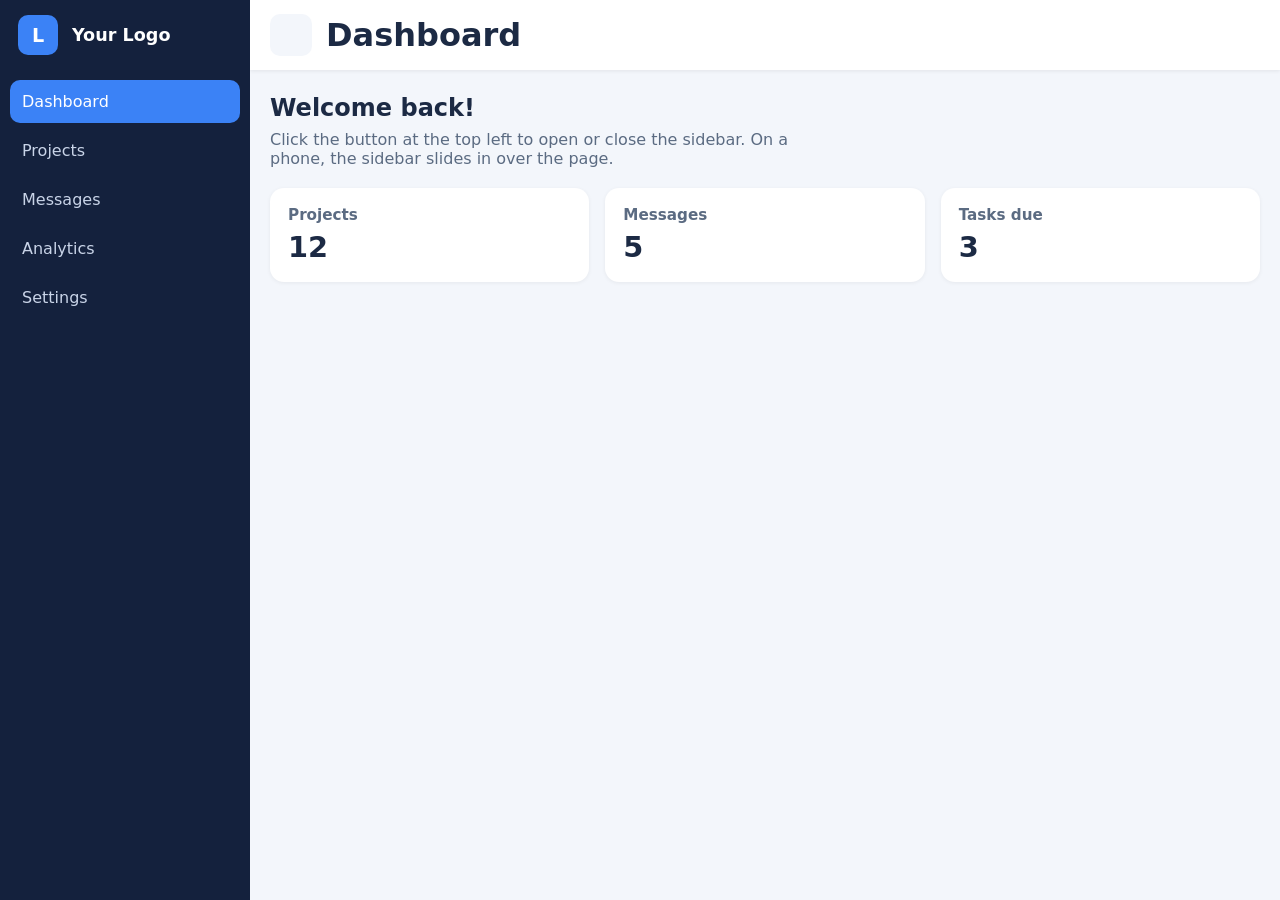
<file: task1-sidebar/index.html>
<!DOCTYPE html>
<html lang="en">
<head>
  <meta charset="UTF-8">
  <meta name="viewport" content="width=device-width, initial-scale=1.0">
  <title>Task 1 - Collapsible Sidebar</title>
  <link rel="stylesheet" href="style.css">
</head>          
<body>

  <!-- SIDEBAR -->
  <aside class="sidebar" id="sidebar">
    <!-- Logo placeholder at the top -->
    <div class="logo">
      <span class="logo-mark">L</span>
      <span class="logo-text">Your Logo</span>
    </div>

    <!-- 5 links with icons -->
    <nav>
      <ul class="menu">
        <li>
          <a href="#" class="active" title="Dashboard">
            <span class="label">Dashboard</span>
          </a>
        </li>
        <li>
          <a href="#" title="Projects">

            <span class="label">Projects</span>
          </a>
        </li>
        <li>
          <a href="#" title="Messages">

            <span class="label">Messages</span>
          </a>
        </li>
        <li>
          <a href="#" title="Analytics">

            <span class="label">Analytics</span>
          </a>
        </li>
        <li>
          <a href="#" title="Settings">
            
            <span class="label">Settings</span>
          </a>
        </li>
      </ul>
    </nav>
  </aside>

  <!-- Dark layer behind the sidebar on mobile -->
  <div class="overlay" id="overlay"></div>

  <!-- MAIN CONTENT -->
  <main class="content">
    <header class="topbar">
      <!-- Button that opens and closes the sidebar -->
      <button class="toggle-btn" id="toggleBtn" aria-label="Toggle sidebar" aria-expanded="true">
        
      </button>
      <h1>Dashboard</h1>
    </header>

    <section class="page">
      <h2>Welcome back!</h2>
      <p>Click the button at the top left to open or close the sidebar. On a phone, the sidebar slides in over the page.</p>
      <div class="cards">
        <div class="card"><h3>Projects</h3><p>12</p></div>
        <div class="card"><h3>Messages</h3><p>5</p></div>
        <div class="card"><h3>Tasks due</h3><p>3</p></div>
      </div>
    </section>
  </main>

  <script src="script.js"></script>
</body>
</html>
</file>
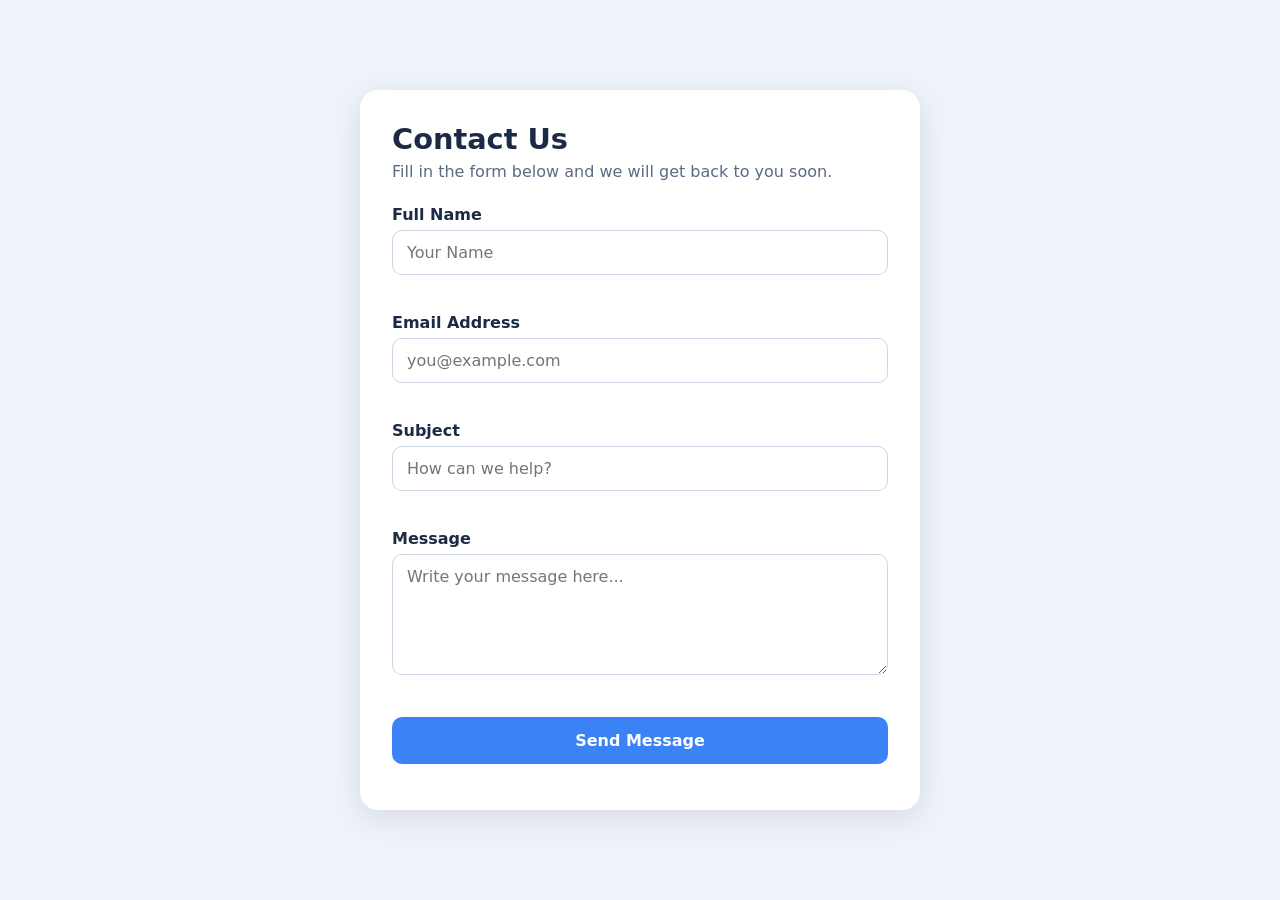
<file: task2-contact-form/index.html>
<!DOCTYPE html>
<html lang="en">
<head>
  <meta charset="UTF-8">
  <meta name="viewport" content="width=device-width, initial-scale=1.0">
  <title>Task 2 - Contact Form</title>
  <link rel="stylesheet" href="style.css">
</head>
<body>
  <main class="wrapper">
    <section class="form-card">
      <h1>Contact Us</h1>
      <p class="intro">Fill in the form below and we will get back to you soon.</p>

     
      <form id="contactForm" novalidate>

        <div class="field">
          <label for="name">Full Name</label>
          <input type="text" id="name" name="name" placeholder="Your Name" autocomplete="name">
          <small class="error" id="nameError"></small>
        </div>

        <div class="field">
          <label for="email">Email Address</label>
          <input type="email" id="email" name="email" placeholder="you@example.com" autocomplete="email">
          <small class="error" id="emailError"></small>
        </div>

        <div class="field">
          <label for="subject">Subject</label>
          <input type="text" id="subject" name="subject" placeholder="How can we help?">
          <small class="error" id="subjectError"></small>
        </div>

        <div class="field">
          <label for="message">Message</label>
          <textarea id="message" name="message" rows="5" placeholder="Write your message here..."></textarea>
          <small class="error" id="messageError"></small>
        </div>

        <button type="submit" class="submit-btn">Send Message</button>
        <p class="success" id="successMsg" role="status"></p>
      </form>
    </section>
  </main>

  <script src="script.js"></script>
</body>
</html>
</file>
<file: task1-sidebar/style.css>
/* ---------- Basics ---------- */
:root {
  --sidebar-open: 250px;     /* width when open */
  --sidebar-closed: 76px;    /* width when collapsed (icons only) */
  --bg: #f3f6fb;
  --sidebar-bg: #14213d;
  --sidebar-text: #c9d4e8;
  --accent: #3b82f6;
  --speed: 0.3s;             /* animation speed */
}

* { box-sizing: border-box; margin: 0; padding: 0; }

body {
  display: flex;             /* sidebar on the left, content on the right */
  min-height: 100vh;
  font-family: system-ui, -apple-system, "Segoe UI", Roboto, Arial, sans-serif;
  background: var(--bg);
  color: #1c2a44;
}

/* ---------- Sidebar ---------- */
.sidebar {
  width: var(--sidebar-open);
  background: var(--sidebar-bg);
  color: var(--sidebar-text);
  height: 100vh;
  position: sticky;
  top: 0;
  overflow: hidden;
  flex-shrink: 0;
  transition: width var(--speed) ease;   /* smooth open/close */
}

.sidebar.collapsed { width: var(--sidebar-closed); }

/* Logo */
.logo {
  display: flex;
  align-items: center;
  gap: 14px;
  height: 70px;
  padding: 0 18px;
  white-space: nowrap;
}

.logo-mark {
  width: 40px;
  height: 40px;
  flex-shrink: 0;
  display: grid;
  place-items: center;
  background: var(--accent);
  color: #fff;
  font-weight: 700;
  font-size: 1.2rem;
  border-radius: 10px;
}

.logo-text { font-weight: 700; color: #fff; font-size: 1.1rem; }

/* Menu links */
.menu { list-style: none; padding: 10px; }

.menu a {
  display: flex;
  align-items: center;
  gap: 16px;
  padding: 12px;
  margin-bottom: 6px;
  border-radius: 10px;
  color: inherit;
  text-decoration: none;
  white-space: nowrap;
  transition: background var(--speed), color var(--speed);
}

.menu a:hover { background: rgba(255, 255, 255, 0.08); color: #fff; }
.menu a.active { background: var(--accent); color: #fff; }

.menu svg {
  width: 24px;
  height: 24px;
  flex-shrink: 0;
  fill: none;
  stroke: currentColor;
  stroke-width: 2;
  stroke-linecap: round;
  stroke-linejoin: round;
}

/* Text fades out when the sidebar is collapsed */
.label, .logo-text { transition: opacity var(--speed); }
.sidebar.collapsed .label,
.sidebar.collapsed .logo-text { opacity: 0; }

/* ---------- Main content ---------- */
.content { flex: 1; min-width: 0; }

.topbar {
  display: flex;
  align-items: center;
  gap: 14px;
  height: 70px;
  padding: 0 20px;
  background: #fff;
  box-shadow: 0 1px 4px rgba(0, 0, 0, 0.08);
}

.toggle-btn {
  width: 42px;
  height: 42px;
  display: grid;
  place-items: center;
  border: none;
  border-radius: 10px;
  background: var(--bg);
  color: var(--sidebar-bg);
  cursor: pointer;
  transition: background var(--speed);
}
.toggle-btn:hover { background: #e1e9f6; }
.toggle-btn svg { width: 24px; height: 24px; fill: none; stroke: currentColor; stroke-width: 2; stroke-linecap: round; }

.page { padding: 24px 20px; }
.page h2 { margin-bottom: 8px; }
.page > p { color: #5b6b82; margin-bottom: 20px; max-width: 560px; }

.cards { display: grid; grid-template-columns: repeat(auto-fit, minmax(180px, 1fr)); gap: 16px; }
.card { background: #fff; padding: 18px; border-radius: 14px; box-shadow: 0 1px 4px rgba(0, 0, 0, 0.06); }
.card h3 { font-size: 0.95rem; color: #5b6b82; margin-bottom: 6px; }
.card p { font-size: 1.8rem; font-weight: 700; }

/* Dark layer is hidden on desktop */
.overlay { display: none; }

/* ---------- Mobile (bonus): sidebar slides in over the page ---------- */
@media (max-width: 768px) {
  .sidebar {
    position: fixed;
    left: 0;
    top: 0;
    z-index: 20;
    width: var(--sidebar-open);
    transform: translateX(-100%);              /* hidden off-screen */
    transition: transform var(--speed) ease;
  }
  .sidebar.open { transform: translateX(0); }  /* slides in */

  .overlay {
    display: block;
    position: fixed;
    inset: 0;
    z-index: 10;
    background: rgba(0, 0, 0, 0.5);
    opacity: 0;
    pointer-events: none;
    transition: opacity var(--speed);
  }
  .overlay.show { opacity: 1; pointer-events: auto; }
}
</file>
<file: task2-contact-form/style.css>
/* ---------- Basics ---------- */
:root {
  --bg: #eef2f9;
  --card: #ffffff;
  --text: #1c2a44;
  --muted: #5b6b82;
  --accent: #3b82f6;
  --accent-dark: #2563eb;
  --border: #cfd8e6;
  --error: #dc2626;
  --success: #15803d;
}

* { box-sizing: border-box; margin: 0; padding: 0; }

body {
  min-height: 100vh;
  font-family: system-ui, -apple-system, "Segoe UI", Roboto, Arial, sans-serif;
  background: var(--bg);
  color: var(--text);
}

/* Centers the card on any screen */
.wrapper {
  min-height: 100vh;
  display: grid;
  place-items: center;
  padding: 20px;
}

.form-card {
  width: 100%;
  max-width: 560px;       /* wide on desktop, full width on phones */
  background: var(--card);
  padding: 32px;
  border-radius: 18px;
  box-shadow: 0 8px 30px rgba(20, 33, 61, 0.1);
}

h1 { font-size: 1.8rem; margin-bottom: 6px; }
.intro { color: var(--muted); margin-bottom: 24px; }

/* ---------- Form fields (spacing between inputs) ---------- */
.field { margin-bottom: 18px; }

label {
  display: block;
  font-weight: 600;
  margin-bottom: 6px;
}

input, textarea {
  width: 100%;
  padding: 12px 14px;
  font: inherit;
  color: var(--text);
  background: #fff;
  border: 1.5px solid var(--border);
  border-radius: 10px;
  transition: border-color 0.2s, box-shadow 0.2s;
}

textarea { resize: vertical; min-height: 120px; }

input:focus, textarea:focus {
  outline: none;
  border-color: var(--accent);
  box-shadow: 0 0 0 3px rgba(59, 130, 246, 0.2);
}

/* Red border when a field has an error */
.field.invalid input,
.field.invalid textarea { border-color: var(--error); }

.error {
  display: block;
  min-height: 1.1em;
  margin-top: 5px;
  color: var(--error);
  font-size: 0.85rem;
}

/* ---------- Submit button (always visible) ---------- */
.submit-btn {
  width: 100%;
  padding: 14px;
  font: inherit;
  font-weight: 700;
  color: #fff;
  background: var(--accent);
  border: none;
  border-radius: 10px;
  cursor: pointer;
  transition: background 0.2s, transform 0.1s;
}
.submit-btn:hover { background: var(--accent-dark); }
.submit-btn:active { transform: scale(0.98); }

.success {
  margin-top: 14px;
  text-align: center;
  font-weight: 600;
  color: var(--success);
}

/* ---------- Small screens ---------- */
@media (max-width: 480px) {
  .wrapper { padding: 12px; }
  .form-card { padding: 22px 18px; }
  h1 { font-size: 1.5rem; }
}
</file>
